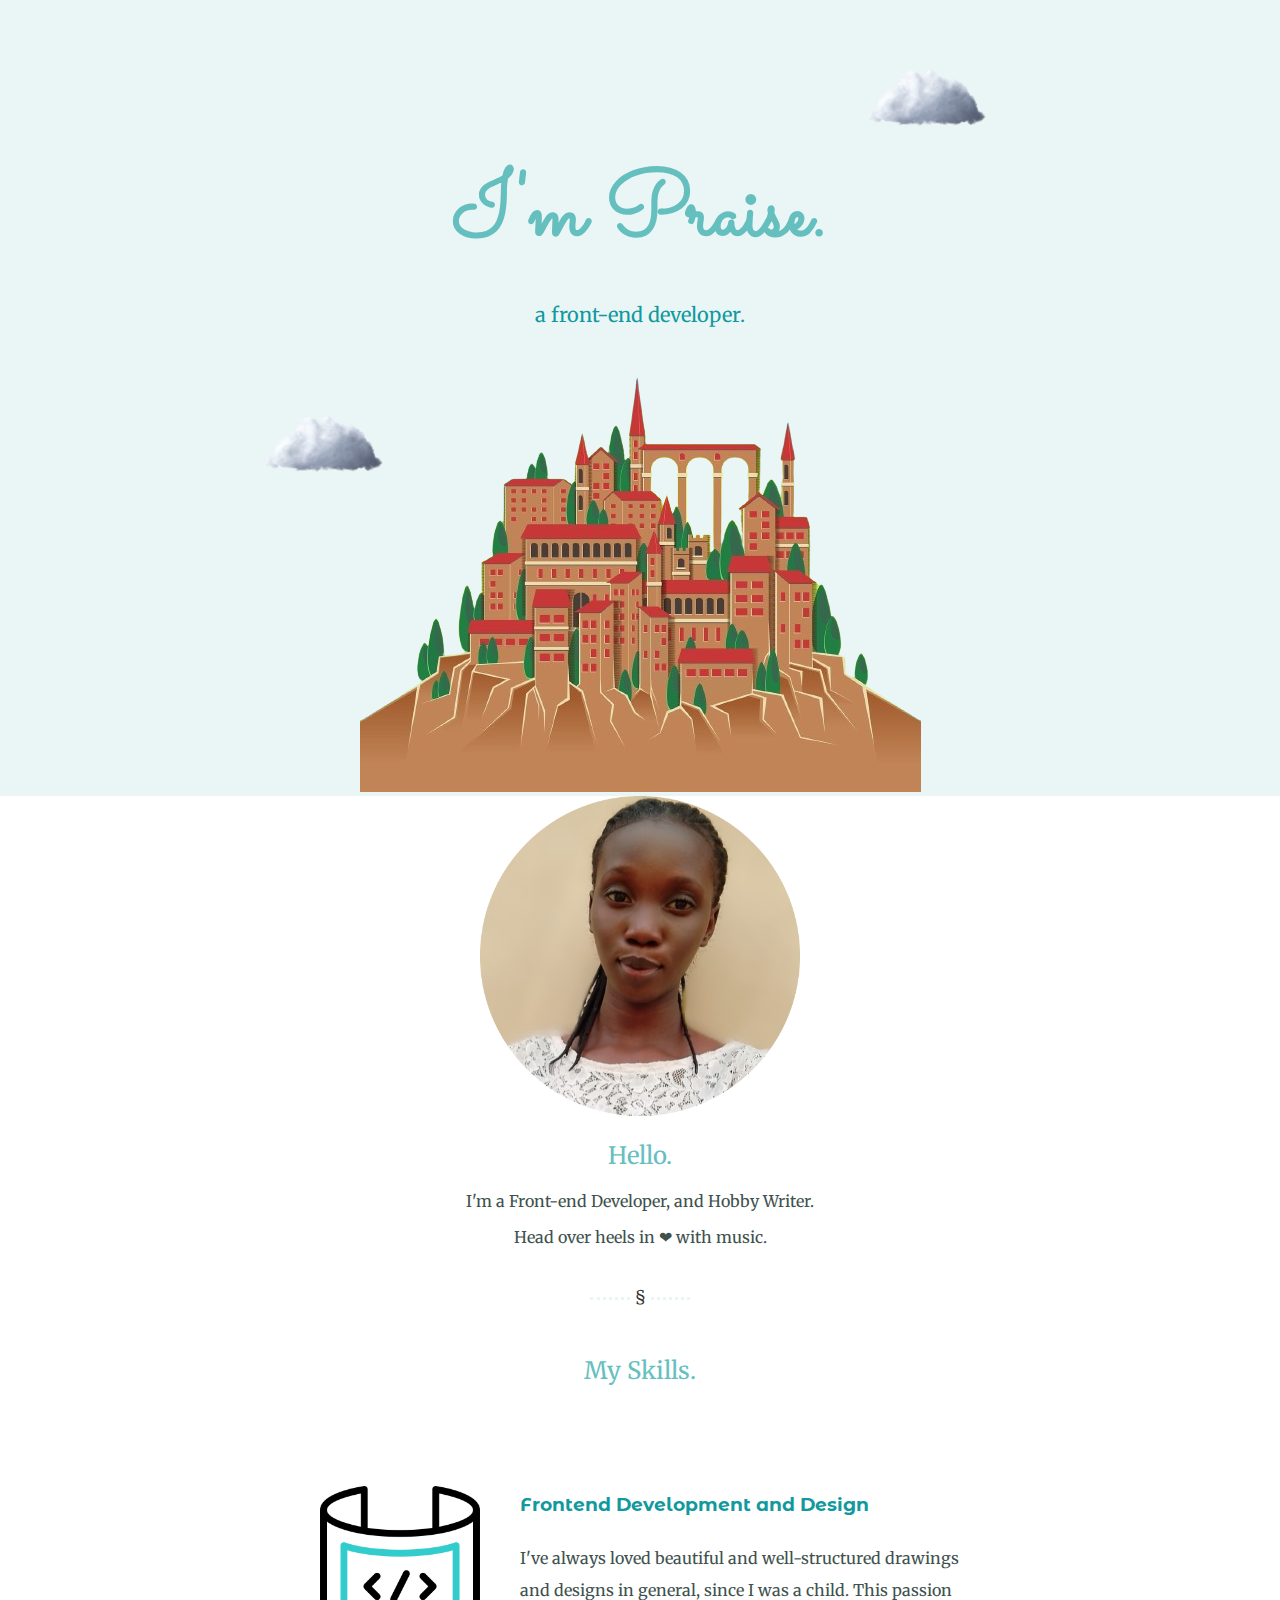
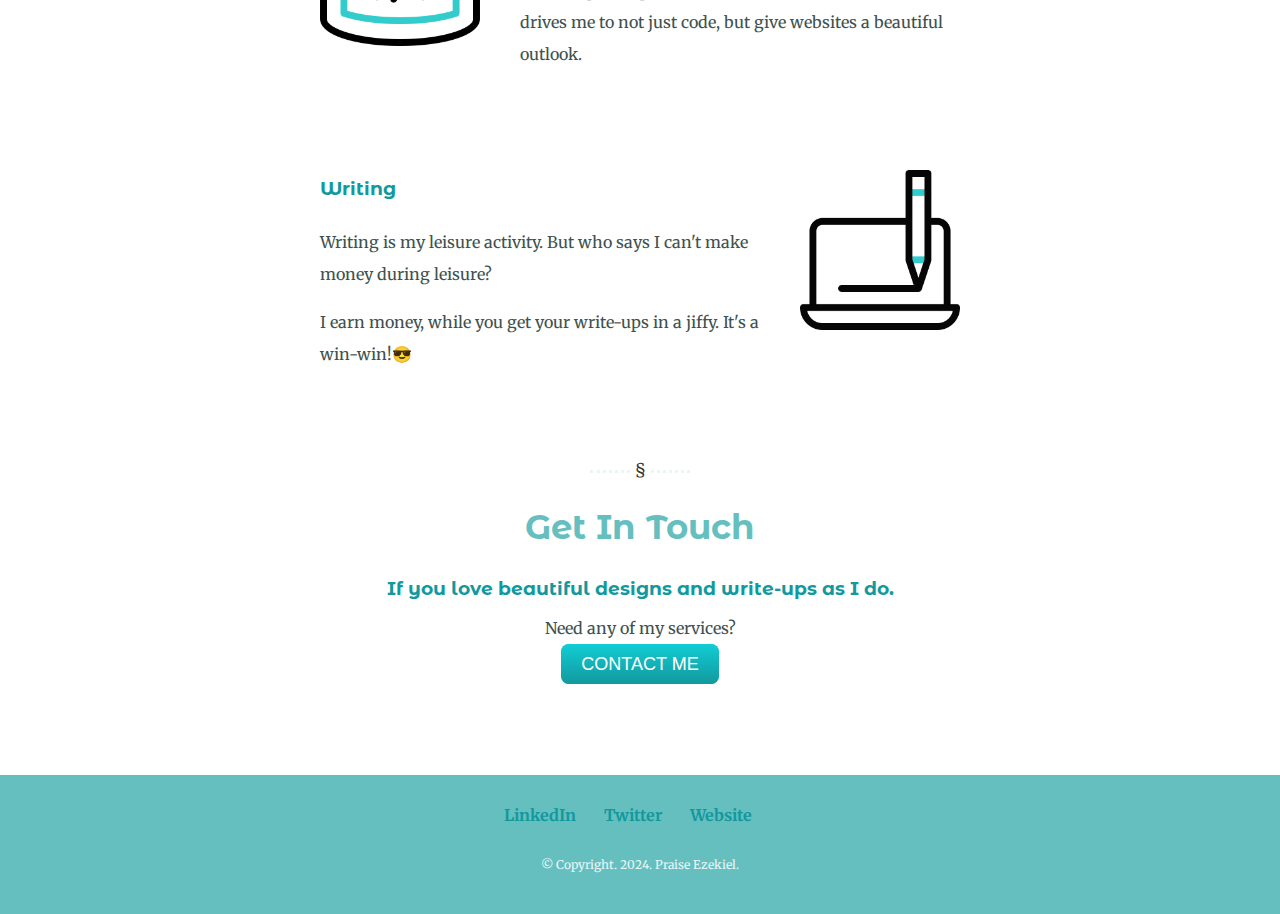
<file: index.html>
<!DOCTYPE html>
<html lang="en">
<head>
    <meta charset="UTF-8">
    <meta name="viewport" content="width=device-width, initial-scale=1.0">
    <title>Praise's Portfolio</title>
    <link rel="icon" href="images/favicon (3).ico">
    <link rel="stylesheet" href="personal-website.css" type="text/css">
    <link rel="preconnect" href="https://fonts.googleapis.com">
    <link rel="preconnect" href="https://fonts.gstatic.com" crossorigin>
    <link href="https://fonts.googleapis.com/css2?family=Merriweather&family=Montserrat&family=Sacramento&display=swap" rel="stylesheet">
    <link rel="preconnect" href="https://fonts.googleapis.com">
  <link rel="preconnect" href="https://fonts.gstatic.com" crossorigin>
  <link href="https://fonts.googleapis.com/css2?family=Montserrat+Alternates&display=swap" rel="stylesheet">
</head>
<body>
    <div class="top-container">
        <img src="images/cloud.png" alt="cloud-image" class="cloud-image top-cloud">
       <h1>I'm Praise.</h1>
       <h3 class="intro">a front-end developer.</h3>
       <img src="images/cloud.png" alt="cloud-image" class="cloud-image bottom-cloud">
       <img src="images/house-image.png" alt="house-image" class="house-image">
    </div>
    <div class="middle-container">
        <div class="profile">
          <img src="images/me-modified.png" alt="an-image-of-myself" class="reduce-image">
          <h2>Hello.</h2>
          <p>I'm a Front-end Developer, and Hobby Writer. </p>
          <p>Head over heels in ❤ with music.</p>
        </div>
        <hr>
        <div class="skills">
          <h2>My Skills.</h2>
          <div class="skill-row">
            <img src="images/coding.png" alt="coding-icon" class="reduce-image code-img">
            <h3 class="front-end-text">Frontend Development and Design</h3>
            <p>I've always loved beautiful and well-structured drawings and designs in general, since I was a child. This passion drives me to not just code, but give websites a beautiful outlook.</p>
          </div>
          <div class="skill-row">
            <img src="images/laptop.png" alt="writing-on-a-laptop-icon" class="reduce-image laptop-img">
            <h3> Writing</h3>
            <p>Writing is my leisure activity. But who says I can't make money during leisure?</p>
            <p>I earn money, while you get your write-ups in a jiffy. It's a win-win!😎</p>
          </div>
        </div>
        <hr>
        <div class="contact-me">
          <h2 class="get-in-touch">Get In Touch</h2>
          <h3>If you love beautiful designs and write-ups as I do.</h3>
          <p>Need any of my services?</p> 
          <a class="btn" href="contact-me.html">CONTACT ME</a>
        </div>
      </div>
      
      
      <div class="bottom-container">
        <a class="footer-link" href="https://www.linkedin.com/">LinkedIn</a> &nbsp; &nbsp; &nbsp;
        <a class="footer-link" href="https://twitter.com/">Twitter</a> &nbsp; &nbsp; &nbsp;
        <a class="footer-link" href="https://www.my-imaginary-website.com">Website</a> &nbsp; &nbsp; &nbsp;
        <p class="footer-text">&copy; Copyright. 2024. Praise Ezekiel.</p>
      </div>
</body>
</html>
</file>
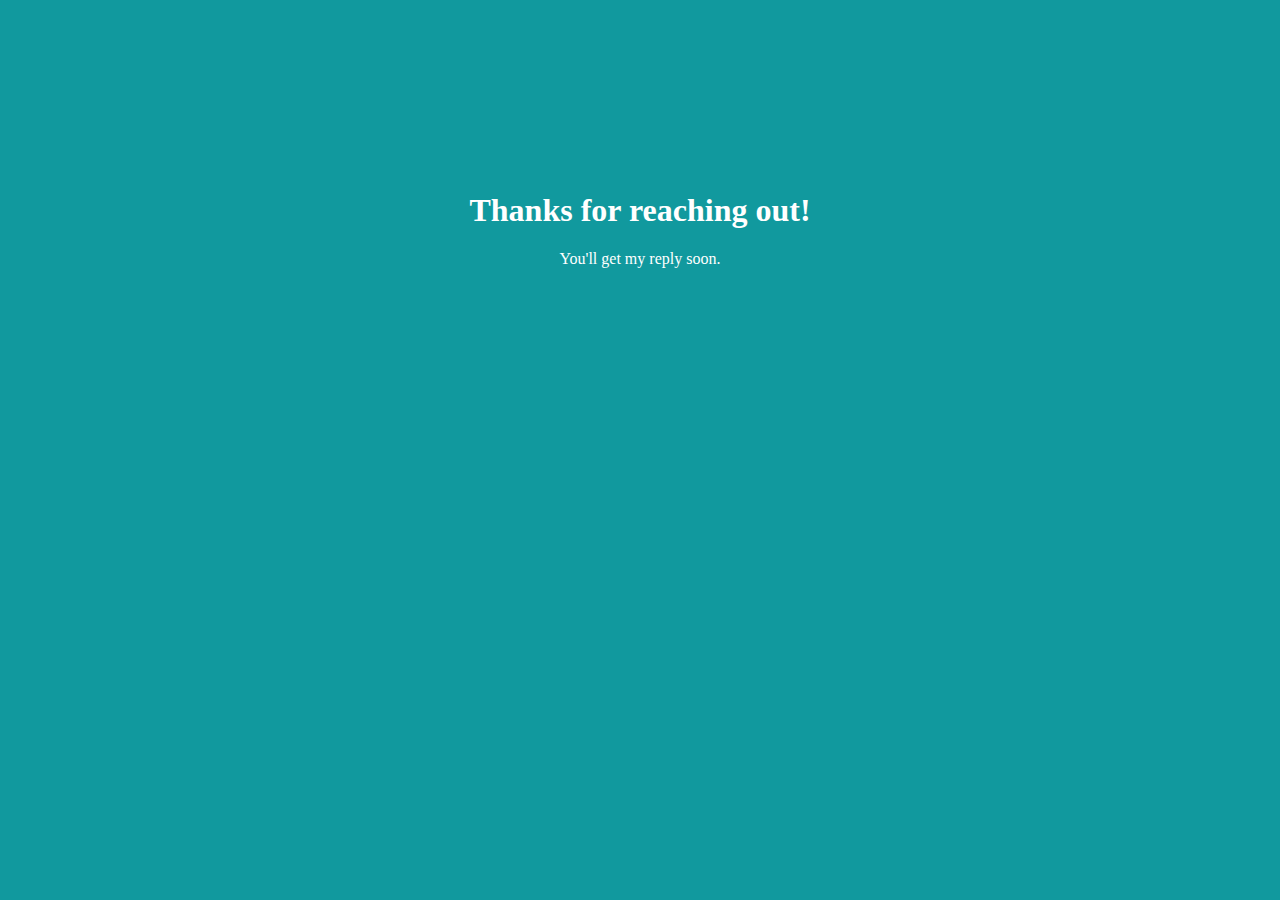
<file: Thank you.html>
<!DOCTYPE html>
<html>
<head>
    <meta charset="UTF-8">
    <meta name="viewport" content="width=device-width, initial-scale=1.0">
    <title>Thank you</title>
    <style>
        body {
            background-color: #11999e;
            color: #fff;
            text-align: center;
            margin-top: 15%;
        }
    </style>
</head>
<body>
    <h1>Thanks for reaching out!</h1>
    <p>You'll get my reply soon.</p>
</body>
</html>
</file>
<file: personal-website.css>
body {
    margin: 0;
    text-align: center;
    color: #40514E;
}

body, h2, .intro {
    font-family: 'Merriweather', serif;
}

h1, h2 {
    color: #66BFBF;

}

h3, .footer-link, .intro {
    color: #11999E;
}

h3, .get-in-touch {
    font-family: 'Montserrat Alternates', sans-serif;
}

h1 {
    margin-top: 0;
    font-family: 'Sacramento', cursive;
    font-size: 5.625rem;
    margin: 50px auto 0;
}
h2 {
    font-weight: normal;
}

.get-in-touch {
    font-weight: bold;
    font-size: 2.125rem;
}
.top-container {
    background-color: #EAF6F6;
    position: relative;
    padding-top: 100px;

}

.bottom-container {
   background-color: #66BFBF;
   margin-top: 100px;
   padding: 30px 0;
}
.bottom-cloud {
    position: absolute;
    left: 250px;
    bottom: 300px;
}
.top-cloud {
    position: absolute;
    right: 280px;
    top: 50px;
}
.cloud-image {
    height: 100px;
}
.house-image {   
    margin-bottom: 0;
}
.reduce-image {
    width: 25%;
    object-fit: cover;
}
.intro {
    font-size: 1.25rem;
    font-weight: normal;

}
 .footer-link {
    font-weight: bold;
    font-size: medium;
    text-decoration: none;
}
.footer-text {
    color: #EAF6F6;
    font-size: 0.75rem;
    padding-top: 20px;
}
.skill-row {
    width: 50%;
    margin: 100px auto;
    text-align: left;
    line-height: 2;
}
.code-img {
    float: left;
    margin-right: 40px;
}
.laptop-img {
    float: right;
    margin-left: 30px;
}
.btn {
    background: #11cdd4;
    background-image: -webkit-linear-gradient(top, #11cdd4, #11999e);
    background-image: -moz-linear-gradient(top, #11cdd4, #11999e);
    background-image: -ms-linear-gradient(top, #11cdd4, #11999e);
    background-image: -o-linear-gradient(top, #11cdd4, #11999e);
    background-image: linear-gradient(to bottom, #11cdd4, #11999e);
    -webkit-border-radius: 8;
    -moz-border-radius: 8;
    border-radius: 8px;
    font-family: Arial;
    color: #ffffff;
    font-size: 18px;
    padding: 10px 20px 10px 20px;
    text-decoration: none;
    margin: 50px;
  }
  
  .btn:hover {
    background: #30e3cb;
    background-image: -webkit-linear-gradient(top, #30e3cb, #2bc4ad);
    background-image: -moz-linear-gradient(top, #30e3cb, #2bc4ad);
    background-image: -ms-linear-gradient(top, #30e3cb, #2bc4ad);
    background-image: -o-linear-gradient(top, #30e3cb, #2bc4ad);
    background-image: linear-gradient(to bottom, #30e3cb, #2bc4ad);
    text-decoration: none;
  }

  hr {
    border: none;
    border-top: 3px dotted #EAF6F6;
    color: #333;
    width: 100px;
    overflow: visible;
    text-align: center;
    height: 5px;
  }
  hr::after {
    background: #fff;
    content: '§';
    padding: 0 4px;
    position: relative;
    top: -13px;
  }
  hr:first-of-type {
    margin: 50px auto;
  }
  hr:last-of-type {
    margin-top: 0 auto;
  }

  /* Media Queries */

  @media (max-width: 1265px) {
    .top-cloud {
        right: 200px;
        top: 50px;
    }
    
    .bottom-cloud {
        left: 200px;
        bottom: 300px;
    }
  }

  @media (max-width: 1080px) {
    .top-cloud {
        right: 120px;
    }
    
    .bottom-cloud {
        left: 150px;
        bottom: 300px;
    }
  }

  @media (max-width: 950px) {
    .top-cloud {
        right: 100px;
    }
    
    .bottom-cloud {
        left: 100px;
        bottom: 320px;
    }
  }

  @media (max-width: 810px) {
    .top-cloud {
        right: 80px;
    }
    
    .bottom-cloud {
        visibility: hidden;
    }
  }

  @media (max-width: 650px) {
    body {
        font-size: 14px;
    }

    .top-cloud {
        visibility: hidden;
    }

    .bottom-cloud {
    visibility: hidden;    
    }

    .house-image {
        width: 70%;
    }
  }
</file>
